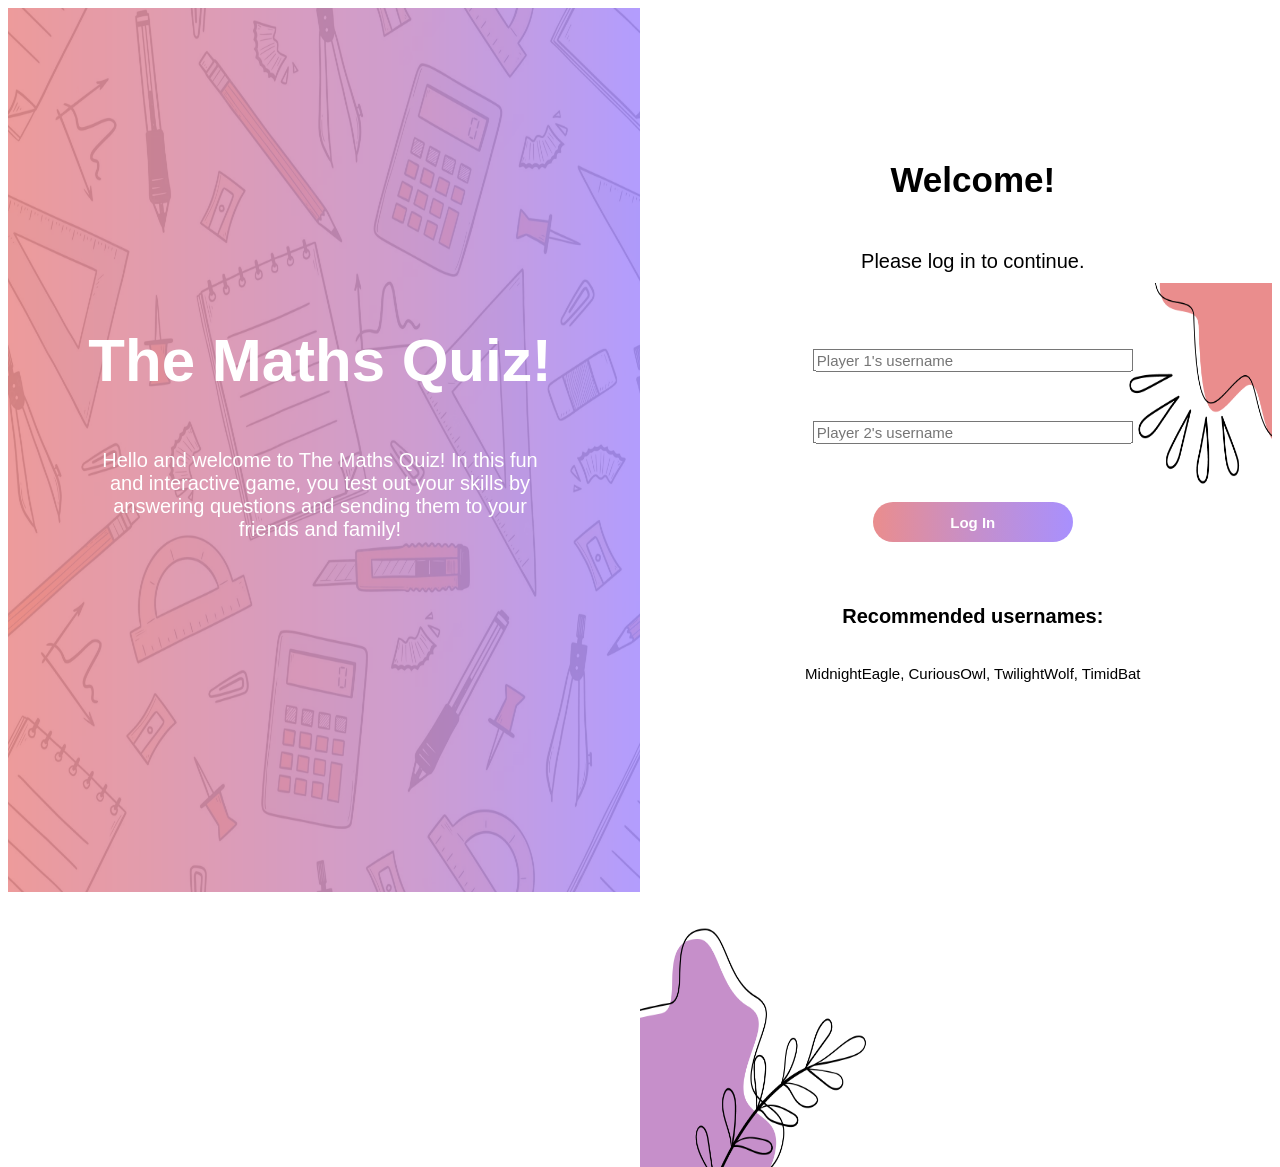
<file: index.html>
<html>
    <head>
        <link rel="stylesheet" href="style.css">
        <script src="main.js"></script>
    </head>
    <body>
        <div class="row">
        <div class="container">
            <img src="maths.png" id="mathsimg">
            <div class="centered">The Maths Quiz!</div>
            <div class="desc">Hello and welcome to The Maths Quiz! In this fun and interactive game, you test out your skills by answering questions and sending them to your friends and family!</div>
          </div>
          <div class="container2">
            <img src="bg.png" id="bgimg">
            <div class="right">Welcome!</div>
            <div class="pleaselogin">Please log in to continue.</div>
            <input id="p1" placeholder="Player 1's username"></input>
            <input id="p2" placeholder="Player 2's username"></input>
            <button id="loginbutton" onclick="login()">Log In</button>
            <h1 id="rec">Recommended usernames:</h1>
            <h1 id="usernameideas">MidnightEagle,    CuriousOwl,    TwilightWolf,    TimidBat</h1>
          </div>
          </div>
    </body>
</html>
</file>
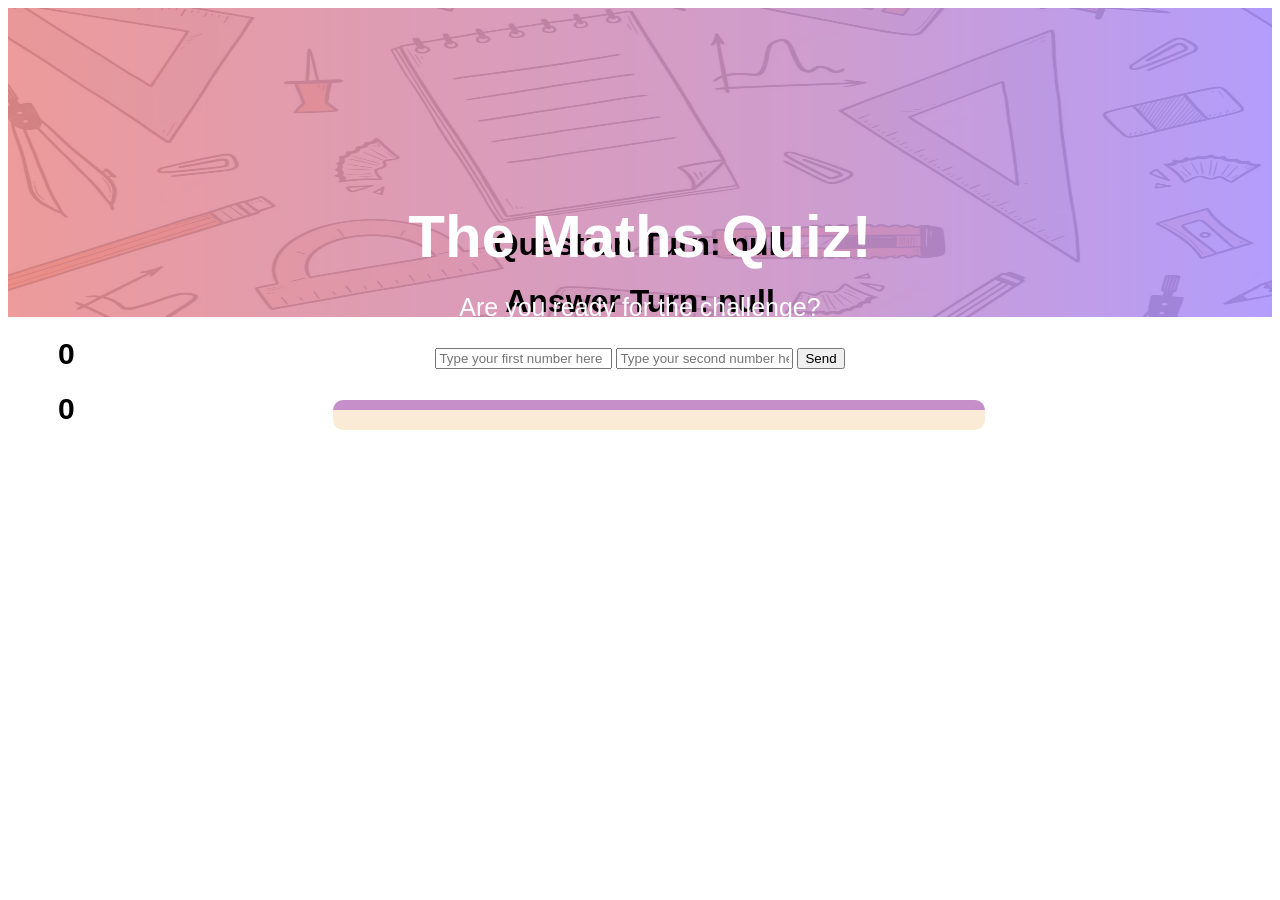
<file: gamepage.html>
<html>
    <head>
        <title>Game Page</title>
        <link rel="stylesheet" href="style2.css">
    </head>
    <body>
        <div class="container">
            <img src="gamebg.png" id="gamebg" style="width:100%;">
            <div class="centered">The Maths Quiz!</div>
            <div class="centered2">Are you ready for the challenge?</div>
        </div>
        <div id="scoreplayer">
        <h1 id="player1name"></h1>
        <h1 id="player1score"></h1>
        <h1 id="player2name"></h1>
        <h1 id="player2score"></h1>
        </div>
            <h1 id="questionturn">Question Turn:</h1>
            <h1 id="answerturn">Answer Turn:</h1>
            <div id="output">
            </div>
            <br>
            <input id="n1" placeholder="Type your first number here"></input>
            <input id="n2" placeholder="Type your second number here"></input>
            <button id="sendbutton" onclick="send()">Send</button>
            <script src="gamepage.js"></script>
    </body>
</html>
</file>
<file: style.css>
#mathsimg {
    height:100%;
    width:50%;
}
.centered {
    position: absolute;
    top: 40%;
    left: 25%;
    transform: translate(-50%, -50%);
    color:rgb(255, 255, 255);
    font-weight:bold;
    font-size:60px;
    font-family: Verdana, Geneva, Tahoma, sans-serif;
  }
.desc {
    position: absolute;
    top: 55%;
    left: 25%;
    transform: translate(-50%, -50%);
    color:rgb(255, 255, 255);
    font-size:20px;
    font-family: Verdana, Geneva, Tahoma, sans-serif; 
    width:35%;
    text-align:center;
}
#bgimg {
    width:50%;
    float:right;
    margin-top:-609px;
    height:100%;
}
.right {
    position: absolute;
    top: 20%;
    left: 76%;
    transform: translate(-50%, -50%);
    color:rgb(0, 0, 0);
    font-size:35px;
    font-weight:bold;
    font-family: Verdana, Geneva, Tahoma, sans-serif; 
    width:35%;
    text-align:center;
}
.pleaselogin {
    position: absolute;
    top: 29%;
    left: 76%;
    transform: translate(-50%, -50%);
    color:rgb(0, 0, 0);
    font-size:20px;
    font-family: Verdana, Geneva, Tahoma, sans-serif; 
    text-align:center;
    font-weight:lighter;
}
#p1 {
    position: absolute;
    top: 40%;
    left: 76%;
    transform: translate(-50%, -50%);
    color:rgb(0, 0, 0);
    font-size:15px;
    width:25%;
    font-family: Verdana, Geneva, Tahoma, sans-serif; 
}
#p2 {
    position: absolute;
    top: 48%;
    left: 76%;
    transform: translate(-50%, -50%);
    color:rgb(0, 0, 0);
    font-size:15px;
    width:25%;
    font-family: Verdana, Geneva, Tahoma, sans-serif; 
}
#loginbutton {
    position: absolute;
    top: 58%;
    left: 76%;
    transform: translate(-50%, -50%);
    font-size:15px;
    font-family: Verdana, Geneva, Tahoma, sans-serif;
    border-radius:50px;
    height:40px;
    width:200px; 
    background-color:#A890FE;
    background-image: linear-gradient(to left, #A890FE, #C68FCA, #EA8D8D);
    color:white;
    font-weight:bold;
    border:transparent;
}
#rec {
    position: absolute;
    top: 68%;
    left: 76%;
    transform: translate(-50%, -50%);
    font-size:20px;
    font-family: Verdana, Geneva, Tahoma, sans-serif;
    height:40px;
    width:200px; 
    width:35%;
    text-align:center;
    }
#usernameideas {
    position: absolute;
    top: 75%;
    left: 76%;
    transform: translate(-50%, -50%);
    font-size:15px;
    font-family: Verdana, Geneva, Tahoma, sans-serif;
    height:40px;
    width:200px; 
    width:35%;
    text-align:center;
    font-weight:lighter;
}
</file>
<file: style2.css>
#output {
    background-color:antiquewhite;
    border-radius:10px;
    border-top: 10px solid #4287f5;
    padding: 10px;
    float: none;
    transform: translate(325px,300px);
    text-align:left;
    width:50%;
}
body {
    text-align:center;
}
.centered {
    position: absolute;
    top: 50%;
    left: 50%;
    transform: translate(-50%, -360%);
    font-size:60px;
    font-family:Verdana, Geneva, Tahoma, sans-serif;
    font-weight: bold;
    color:white;
}  
#gamebg {
    height:35%;
}
.centered2 {
    position: absolute;
    top: 50%;
    left: 50%;
    transform: translate(-50%, -540%);
    font-size:25px;
    font-family:Verdana, Geneva, Tahoma, sans-serif;
    font-weight: lighter;
    color:white;
}  
body {
    background-color:white;
}
#scoreplayer {
    margin-right:4000px;
    margin-left:50px;
    font-family: Verdana, Geneva, Tahoma, sans-serif;
    font-weight: lighter;
    font-size:15px;
}
#questionturn {
    margin-bottom:40px;
    margin-top:-220px;
    font-family: Verdana, Geneva, Tahoma, sans-serif;
    font-weight: bold;
    text-align:center;
}
#answerturn {
    margin-bottom:40px;
    margin-top:-20px;
    text-align:center;
    font-family: Verdana, Geneva, Tahoma, sans-serif;
    font-weight: bold;
}
#n1 {
    margin-top:130px;
}
#output {
    margin-bottom:70px;
    margin-top:-260px;
    border-top: solid 10px #C68FCA;
}
</file>
